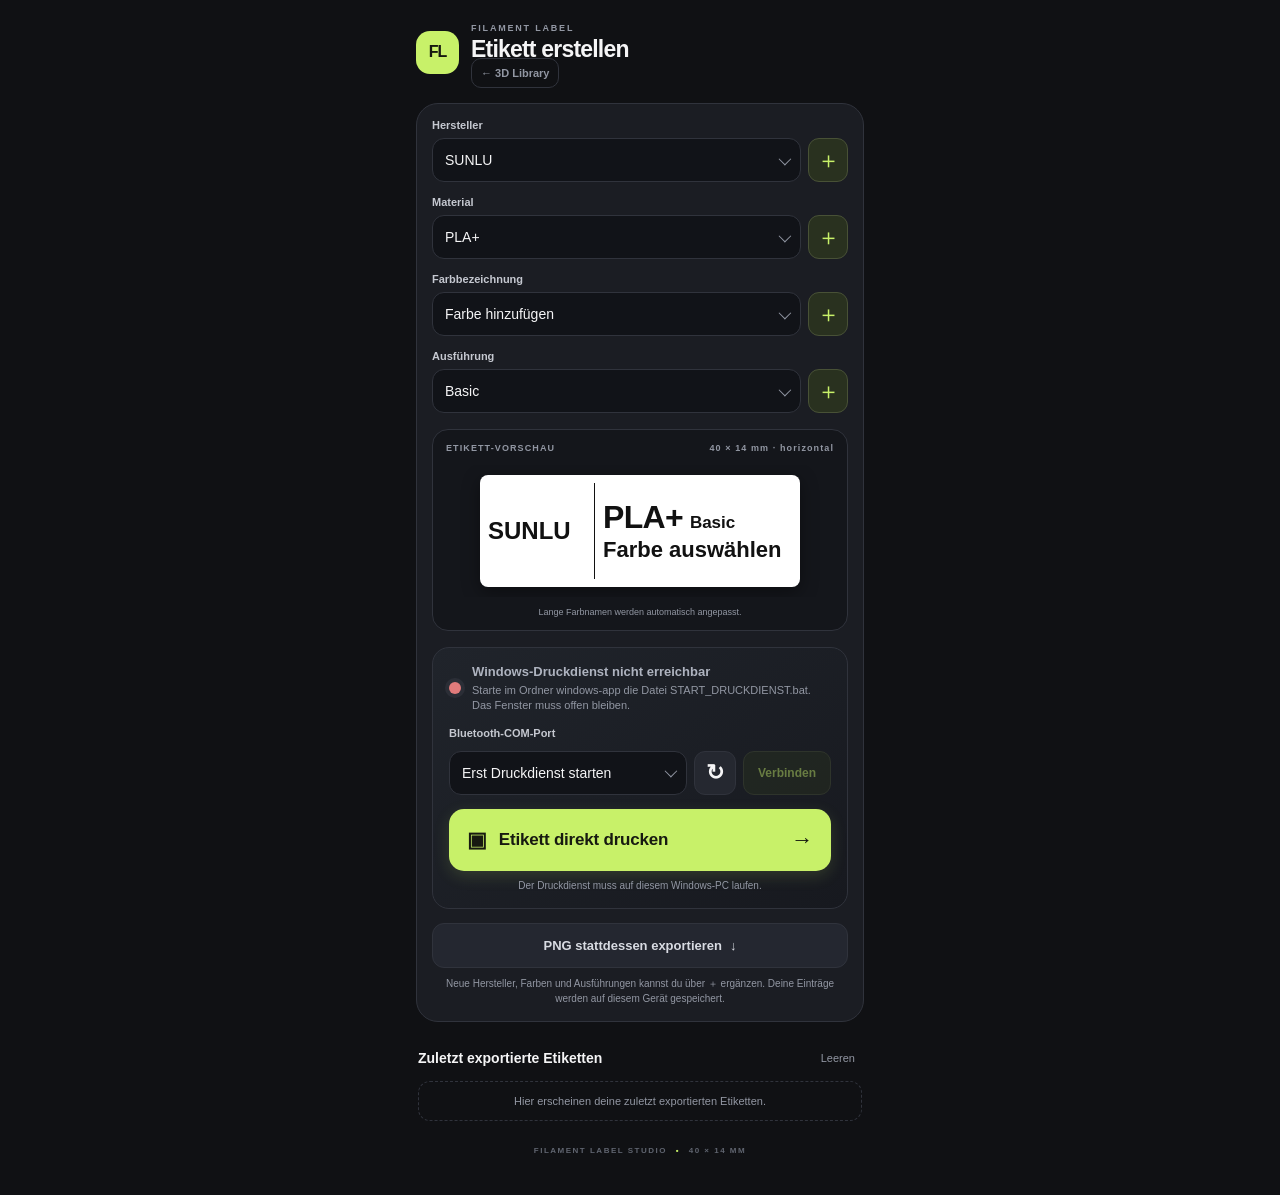
<file: label-studio/index.html>
<!doctype html>
<html lang="de">
<head>
  <meta charset="UTF-8">
  <meta name="viewport" content="width=device-width, initial-scale=1, viewport-fit=cover">
  <meta name="theme-color" content="#101114">
  <meta name="apple-mobile-web-app-capable" content="yes">
  <meta name="apple-mobile-web-app-status-bar-style" content="black-translucent">
  <meta name="apple-mobile-web-app-title" content="Filament Label">
  <meta name="description" content="Filament-Etiketten im Format 40 × 14 mm erstellen.">
  <link rel="manifest" href="./manifest.webmanifest">
  <link rel="apple-touch-icon" href="./icon.svg">
  <link rel="stylesheet" href="./style.css?v=13">
  <title>Filament Label Studio</title>
</head>
<body>
  <main class="app-shell">
    <header class="topbar">
      <div class="brand-mark" aria-hidden="true">FL</div>
      <div class="topbar-copy">
        <p class="eyebrow">FILAMENT LABEL</p>
        <h1>Etikett erstellen</h1>
      <a class="library-back-link" href="../" aria-label="Zurück zur 3D Library">← 3D Library</a>
      </div>
    </header>

    <section class="form-card" aria-label="Etikett konfigurieren">
      <div class="field">
        <label for="brand">Hersteller</label>
        <div class="select-add">
          <select id="brand" aria-label="Hersteller"></select>
          <button class="add-btn" type="button" data-add="brand" aria-label="Hersteller hinzufügen">＋</button>
        </div>
      </div>

      <div class="field">
        <label for="material">Material</label>
        <div class="select-add">
          <select id="material" aria-label="Material">
            <option>PLA+</option>
            <option>PLA</option>
            <option>PETG</option>
            <option>PETG HF</option>
            <option>TPU</option>
            <option>ASA</option>
            <option>ABS</option>
          </select>
          <button class="add-btn" type="button" data-add="material" aria-label="Material hinzufügen">＋</button>
        </div>
      </div>

      <div class="field">
        <label for="color">Farbbezeichnung</label>
        <div class="select-add">
          <select id="color" aria-label="Farbbezeichnung"></select>
          <button class="add-btn" type="button" data-add="color" aria-label="Farbbezeichnung hinzufügen">＋</button>
        </div>
      </div>

      <div class="field">
        <label for="finish">Ausführung</label>
        <div class="select-add">
          <select id="finish" aria-label="Ausführung"></select>
          <button class="add-btn" type="button" data-add="finish" aria-label="Ausführung hinzufügen">＋</button>
        </div>
      </div>

      <div class="preview-wrap">
        <div class="preview-heading">
          <span>ETIKETT-VORSCHAU</span>
          <span>40 × 14 mm · horizontal</span>
        </div>
        <div class="label-stage">
          <div class="print-label" id="labelPreview" aria-label="Etikettenvorschau">
            <div class="label-brand" id="previewBrand">SUNLU</div>
            <div class="label-divider" aria-hidden="true"></div>
            <div class="label-content">
              <div class="material-line">
                <strong id="previewMaterial">PLA</strong>
                <span id="previewFinish">Basic</span>
              </div>
              <div class="label-color" id="previewColor">Farbe auswählen</div>
            </div>
          </div>
        </div>
        <p class="preview-caption">Lange Farbnamen werden automatisch angepasst.</p>
      </div>

      <section class="printer-panel" aria-label="Nelko P21 Direktdruck">
        <div class="printer-status-row">
          <span class="printer-status-dot" id="printerDot" aria-hidden="true"></span>
          <div class="printer-status-copy">
            <strong id="printerStatus" data-state="checking" role="status">Windows-Druckdienst wird gesucht …</strong>
            <small id="printerHint">Bitte kurz warten</small>
          </div>
        </div>
        <label class="printer-port-label" for="printerPort">Bluetooth-COM-Port</label>
        <div class="printer-connect-row">
          <select id="printerPort" aria-label="Bluetooth-COM-Port">
            <option value="">Erst Druckdienst starten</option>
          </select>
          <button class="printer-refresh-btn" id="refreshPrinter" type="button" aria-label="COM-Ports neu suchen" title="COM-Ports neu suchen">↻</button>
          <button class="printer-connect-btn" id="connectPrinter" type="button">Verbinden</button>
        </div>
        <button class="print-cta" id="printLabel" type="button">
          <span class="print-cta-icon" aria-hidden="true">▣</span>
          <span>Etikett direkt drucken</span>
          <span class="print-cta-arrow" aria-hidden="true">→</span>
        </button>
        <p class="printer-note">Der Druckdienst muss auf diesem Windows-PC laufen.</p>
      </section>
      <button class="export-btn" id="exportLabel" type="button">
        PNG stattdessen exportieren <span aria-hidden="true">↓</span>
      </button>
      <p class="helper-text">Neue Hersteller, Farben und Ausführungen kannst du über ＋ ergänzen. Deine Einträge werden auf diesem Gerät gespeichert.</p>
    </section>

    <section class="recent-section" aria-label="Zuletzt exportierte Etiketten">
      <div class="section-heading">
        <h2>Zuletzt exportierte Etiketten</h2>
        <button id="clearSaved" class="clear-btn" type="button">Leeren</button>
      </div>
      <div id="savedList" class="saved-list">
        <p class="empty-state">Hier erscheinen deine zuletzt exportierten Etiketten.</p>
      </div>
    </section>

    <footer class="footer">FILAMENT LABEL STUDIO <span>•</span> 40 × 14 MM</footer>
  </main>

  <div id="toast" class="toast" role="status" aria-live="polite"></div>
  <dialog id="addDialog" class="add-dialog">
    <form id="addForm" method="dialog">
      <h2 id="addDialogTitle">Eintrag hinzufügen</h2>
      <label for="newOptionInput">Name</label>
      <input id="newOptionInput" type="text" maxlength="40" autocomplete="off" autocapitalize="words" placeholder="Name eingeben" required>
      <div class="dialog-actions">
        <button type="button" class="dialog-cancel" id="cancelAdd">Abbrechen</button>
        <button type="submit" class="dialog-save">Hinzufügen</button>
      </div>
    </form>
  </dialog>
  <script src="./app.js?v=13" defer></script>
  <script>
    if ("serviceWorker" in navigator && location.protocol !== "file:") {
      window.addEventListener("load", () => {
        navigator.serviceWorker.register("./sw.js?v=13").catch(() => {});
      });
    }
  </script>
</body>
</html>
</file>
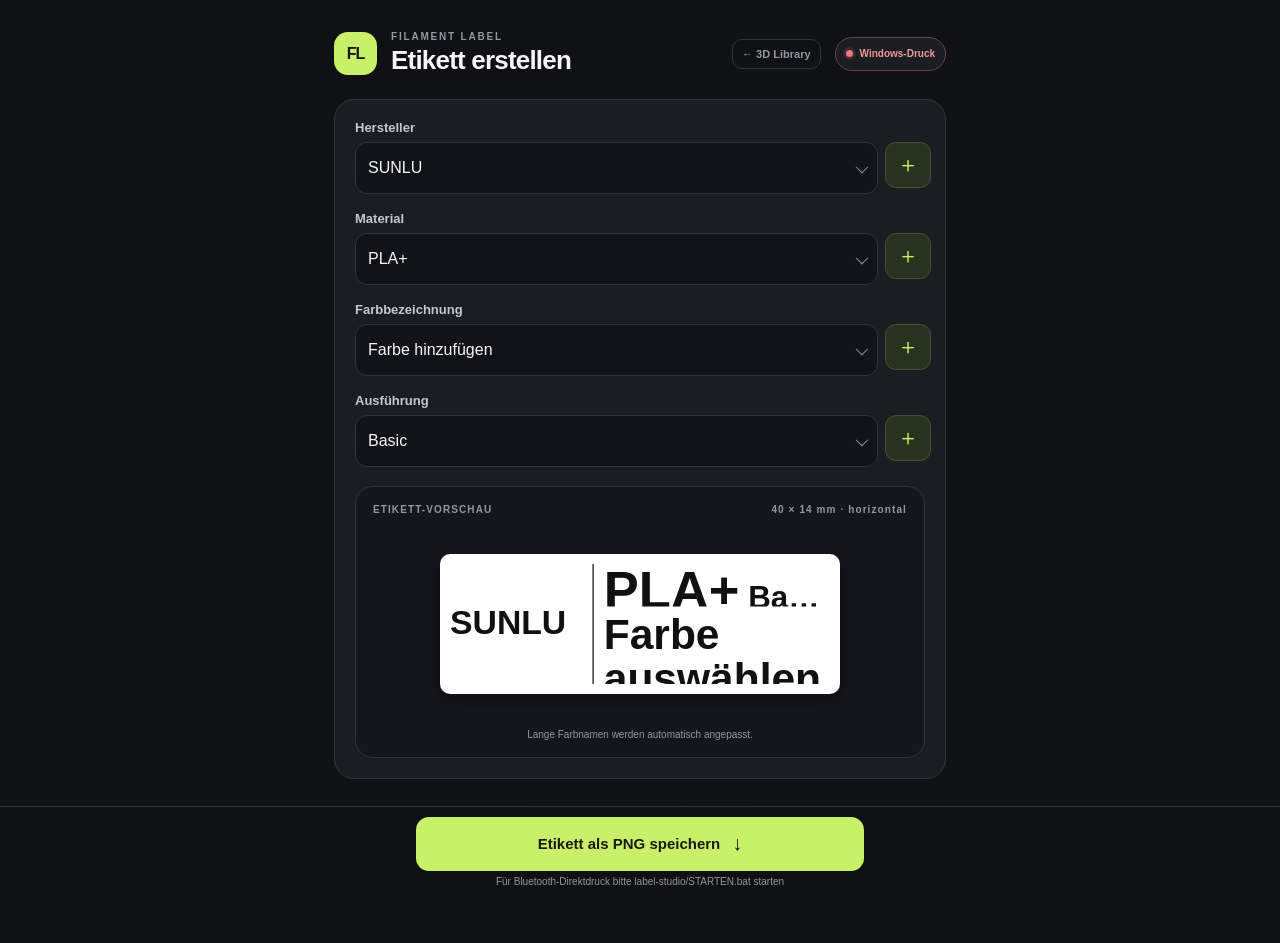
<file: label-studio/windows-app/index.html>
<!doctype html>
<html lang="de">
<head>
  <meta charset="UTF-8">
  <meta name="viewport" content="width=device-width, initial-scale=1, viewport-fit=cover">
  <meta name="theme-color" content="#101114">
  <meta name="description" content="Filament-Etiketten im Format 40 × 14 mm erstellen.">
  <link rel="stylesheet" href="./style.css">
  <title>Filament Label Studio</title>
</head>
<body>
  <main class="app-shell">
    <header class="topbar">
      <div class="brand-mark" aria-hidden="true">FL</div>
      <div class="topbar-copy">
        <p class="eyebrow">FILAMENT LABEL</p>
        <h1>Etikett erstellen</h1>
      </div>
      <a class="library-back-link" href="../" aria-label="Zurück zur 3D Library">← 3D Library</a>
      <button class="printer-status-btn" id="connectPrinter" type="button" title="Nelko P21 verbinden">
        <span class="printer-status-dot" id="printerStatusDot"></span>
        <span id="printerStatusText">Drucker suchen …</span>
      </button>
    </header>

    <section class="form-card" aria-label="Etikett konfigurieren">
      <div class="field">
        <label for="brand">Hersteller</label>
        <div class="select-add">
          <select id="brand" aria-label="Hersteller"></select>
          <button class="add-btn" type="button" data-add="brand" aria-label="Hersteller hinzufügen">＋</button>
        </div>
      </div>

      <div class="field">
        <label for="material">Material</label>
        <div class="select-add">
          <select id="material" aria-label="Material">
            <option>PLA</option>
            <option>PLA+</option>
            <option>PETG</option>
            <option>PETG HF</option>
            <option>TPU</option>
            <option>ASA</option>
            <option>ABS</option>
            <option>Andere</option>
          </select>
          <button class="add-btn" type="button" data-add="material" aria-label="Material hinzufügen">＋</button>
        </div>
      </div>

      <div class="field">
        <label for="color">Farbbezeichnung</label>
        <div class="select-add">
          <select id="color" aria-label="Farbbezeichnung"></select>
          <button class="add-btn" type="button" data-add="color" aria-label="Farbbezeichnung hinzufügen">＋</button>
        </div>
      </div>

      <div class="field">
        <label for="finish">Ausführung</label>
        <div class="select-add">
          <select id="finish" aria-label="Ausführung"></select>
          <button class="add-btn" type="button" data-add="finish" aria-label="Ausführung hinzufügen">＋</button>
        </div>
      </div>

      <div class="preview-wrap">
        <div class="preview-heading">
          <span>ETIKETT-VORSCHAU</span>
          <span>40 × 14 mm · horizontal</span>
        </div>
        <div class="label-stage">
          <div class="print-label" id="labelPreview" aria-label="Etikettenvorschau">
            <div class="label-brand" id="previewBrand">SUNLU</div>
            <div class="label-divider" aria-hidden="true"></div>
            <div class="label-content">
              <div class="material-line">
                <strong id="previewMaterial">PLA</strong>
                <span id="previewFinish">Basic</span>
              </div>
              <div class="label-color" id="previewColor">Farbe auswählen</div>
            </div>
          </div>
        </div>
        <p class="preview-caption">Lange Farbnamen werden automatisch angepasst.</p>
      </div>


    </section>



    <footer class="footer">FILAMENT LABEL STUDIO <span>•</span> 40 × 14 MM</footer>
  </main>

  <div class="share-dock" role="region" aria-label="Direktdruck">
    <button class="primary-btn" id="printLabel" type="button">
      Etikett direkt drucken <span aria-hidden="true">→</span>
    </button>
    <p id="printerStatusLine">Nelko P21 · Verbindung wird vorbereitet</p>
  </div>
  <div id="toast" class="toast" role="status" aria-live="polite"></div>

  <dialog id="printerDialog" class="add-dialog">
    <form method="dialog">
      <h2>NELKO P21 verbinden</h2>
      <label for="printerPort">Bluetooth-COM-Port</label>
      <select id="printerPort" data-native-dropdown aria-label="Bluetooth-COM-Port">
        <option value="">Ports werden gesucht …</option>
      </select>
      <div class="dialog-actions">
        <button type="button" class="dialog-cancel" id="refreshPrinterPorts">Aktualisieren</button>
        <button type="button" class="dialog-save" id="connectPrinterPort">Verbinden</button>
      </div>
      <button type="button" class="dialog-cancel printer-dialog-close" id="closePrinterDialog">Schließen</button>
    </form>
  </dialog>

  <dialog id="addDialog" class="add-dialog">
    <form id="addForm" method="dialog">
      <h2 id="addDialogTitle">Eintrag hinzufügen</h2>
      <label for="newOptionInput">Name</label>
      <input id="newOptionInput" type="text" maxlength="40" autocomplete="off" autocapitalize="words" placeholder="Name eingeben" required>
      <div class="dialog-actions">
        <button type="button" class="dialog-cancel" id="cancelAdd">Abbrechen</button>
        <button type="submit" class="dialog-save">Hinzufügen</button>
      </div>
    </form>
  </dialog>
  <script src="./app.js" defer></script>
</body>
</html>
</file>
<file: label-studio/style.css>
/* Filament Label Studio v0.5 — selectors match index.html */
* { box-sizing: border-box; -webkit-tap-highlight-color: transparent; }

:root {
  color-scheme: dark;
  --bg: #101114;
  --panel: #1b1d23;
  --panel-raised: #242730;
  --line: #30333c;
  --text: #f5f5f6;
  --muted: #9297a3;
  --lime: #c8f169;
}

html, body {
  margin: 0;
  min-height: 100%;
  background: var(--bg);
  color: var(--text);
  font-family: -apple-system, BlinkMacSystemFont, "Segoe UI", sans-serif;
}

body {
  padding: env(safe-area-inset-top) 0 env(safe-area-inset-bottom);
}

button, select { font: inherit; }
button { cursor: pointer; }

.app-shell {
  width: min(100%, 520px);
  min-height: 100dvh;
  margin: 0 auto;
  padding: 14px 20px 36px;
}

.topbar {
  display: flex;
  align-items: center;
  gap: 12px;
  padding: 9px 0 22px;
}

.brand-mark {
  width: 43px;
  height: 43px;
  flex: 0 0 43px;
  border-radius: 14px;
  background: var(--lime);
  color: #15180f;
  display: grid;
  place-items: center;
  font-weight: 900;
  font-size: 16px;
  letter-spacing: -1px;
}

.eyebrow {
  margin: 0 0 3px;
  color: var(--muted);
  font-size: 9px;
  font-weight: 800;
  letter-spacing: 1.8px;
}

h1 {
  margin: 0;
  font-size: 23px;
  font-weight: 800;
  letter-spacing: -.8px;
}

.form-card {
  display: grid;
  gap: 15px;
  padding: 17px;
  background: var(--panel);
  border: 1px solid var(--line);
  border-radius: 22px;
}

.field { display: grid; gap: 7px; }

.field label {
  color: #c5c8d0;
  font-size: 11px;
  font-weight: 750;
}

select {
  appearance: none;
  -webkit-appearance: none;
  width: 100%;
  min-width: 0;
  height: 47px;
  padding: 0 38px 0 13px;
  border: 1px solid var(--line);
  border-radius: 12px;
  outline: none;
  background-color: #111318;
  background-image: url("data:image/svg+xml,%3Csvg xmlns='http://www.w3.org/2000/svg' width='14' height='14' viewBox='0 0 24 24' fill='none' stroke='%239297a3' stroke-width='2' stroke-linecap='round' stroke-linejoin='round'%3E%3Cpath d='m6 9 6 6 6-6'/%3E%3C/svg%3E");
  background-repeat: no-repeat;
  background-position: right 13px center;
  color: var(--text);
  font-size: 14px;
}


select:focus { border-color: var(--lime); }

/* Custom dropdowns: consistent dark menu instead of the browser's blue native popup. */
.custom-select {
  position: relative;
  width: 100%;
  min-width: 0;
}
.custom-select > select {
  display: none;
}
.custom-select-trigger {
  display: flex;
  width: 100%;
  min-width: 0;
  min-height: 47px;
  align-items: center;
  justify-content: space-between;
  gap: 12px;
  padding: 0 13px;
  border: 1px solid var(--line);
  border-radius: 12px;
  background: #111318;
  color: var(--text);
  text-align: left;
  font-size: 14px;
}
.custom-select-trigger:focus-visible {
  outline: 2px solid var(--lime);
  outline-offset: 2px;
}
.custom-select-trigger::after {
  width: 8px;
  height: 8px;
  flex: 0 0 8px;
  border-right: 1.5px solid var(--muted);
  border-bottom: 1.5px solid var(--muted);
  content: "";
  transform: rotate(45deg) translateY(-2px);
  transition: transform .15s ease;
}
.custom-select.open .custom-select-trigger {
  border-color: var(--lime);
  border-bottom-left-radius: 8px;
  border-bottom-right-radius: 8px;
}
.custom-select.open .custom-select-trigger::after {
  transform: rotate(225deg) translate(-1px, -1px);
}
.custom-select-menu {
  position: absolute;
  z-index: 30;
  top: calc(100% + 6px);
  right: 0;
  left: 0;
  display: none;
  max-height: 220px;
  overflow-y: auto;
  padding: 5px;
  border: 1px solid #414650;
  border-radius: 12px;
  background: #1b1d23;
  box-shadow: 0 12px 28px #0009;
}
.custom-select.open .custom-select-menu { display: grid; gap: 3px; }
.custom-select-option {
  width: 100%;
  min-height: 38px;
  padding: 8px 10px;
  border: 0;
  border-radius: 8px;
  background: transparent;
  color: var(--text);
  text-align: left;
  font-size: 14px;
}
.custom-select-option:hover,
.custom-select-option:focus-visible {
  outline: none;
  background: #2a3021;
  color: var(--lime);
}
.custom-select-option[aria-selected="true"] {
  background: #303a22;
  color: var(--lime);
  font-weight: 700;
}

.select-add {
  display: grid;
  grid-template-columns: minmax(0, 1fr) 47px;
  gap: 8px;
}

.add-btn {
  min-height: 47px;
  border: 1px solid #485136;
  border-radius: 12px;
  background: #29311f;
  color: var(--lime);
  font-size: 25px;
  font-weight: 400;
  line-height: 1;
}

.add-btn:active, .primary-btn:active { transform: scale(.985); }

.preview-wrap {
  margin-top: 2px;
  padding: 13px;
  border: 1px solid var(--line);
  border-radius: 16px;
  background: #14161b;
}

.preview-heading {
  display: flex;
  justify-content: space-between;
  gap: 8px;
  margin-bottom: 12px;
  color: var(--muted);
  font-size: 9px;
  font-weight: 800;
  letter-spacing: 1.1px;
}

.label-stage {
  display: flex;
  width: 100%;
  min-height: 132px;
  justify-content: center;
  align-items: center;
  overflow: hidden;
}

.print-label {
  display: grid;
  grid-template-columns: 98px 1px minmax(0, 1fr);
  align-items: stretch;
  column-gap: 8px;
  width: 320px;
  height: 112px;
  flex: 0 0 320px;
  overflow: hidden;
  padding: 8px;
  border-radius: 8px;
  background: #fff;
  color: #111;
  box-shadow: 0 5px 18px #0006;
  font-family: Arial, Helvetica, sans-serif;
}

.label-brand {
  align-self: center;
  max-height: 96px;
  overflow: hidden;
  text-align: left;
  overflow-wrap: anywhere;
  font-size: 38px;
  font-weight: 900;
  line-height: 1.03;
}

.label-divider {
  width: 1px;
  height: 100%;
  background: #111;
}

.label-content {
  display: flex;
  min-width: 0;
  flex-direction: column;
  justify-content: center;
  overflow: hidden;
}

.material-line {
  display: flex;
  min-width: 0;
  align-items: baseline;
  gap: 7px;
  overflow: hidden;
  white-space: nowrap;
  line-height: 1;
}

.material-line strong {
  flex: 0 0 auto;
  font-size: 42px;
  font-weight: 900;
  letter-spacing: -.7px;
}

.material-line span {
  min-width: 0;
  overflow: hidden;
  font-size: 25px;
  font-weight: 700;
  text-overflow: ellipsis;
}

.label-color {
  display: -webkit-box;
  min-width: 0;
  max-height: 56px;
  margin-top: 5px;
  overflow: hidden;
  overflow-wrap: anywhere;
  word-break: normal;
  -webkit-box-orient: vertical;
  -webkit-line-clamp: 3;
  font-size: 34px;
  font-weight: 800;
  line-height: 1.08;
}

.preview-caption {
  margin: 10px 0 0;
  color: var(--muted);
  text-align: center;
  font-size: 9px;
}

.primary-btn {
  display: flex;
  min-height: 52px;
  align-items: center;
  justify-content: center;
  gap: 12px;
  border: 0;
  border-radius: 14px;
  background: var(--lime);
  color: #171a10;
  font-size: 14px;
  font-weight: 850;
}

.primary-btn span { font-size: 20px; }

.helper-text {
  margin: -5px 4px 0;
  color: var(--muted);
  text-align: center;
  font-size: 10px;
  line-height: 1.45;
}

.recent-section { padding: 23px 2px 0; }

.section-heading {
  display: flex;
  align-items: center;
  justify-content: space-between;
  gap: 8px;
  margin-bottom: 10px;
}

.section-heading h2 {
  margin: 0;
  font-size: 14px;
}

.clear-btn {
  padding: 7px;
  border: 0;
  background: none;
  color: var(--muted);
  font-size: 11px;
}

.saved-list { display: grid; gap: 8px; }

.saved-item {
  display: flex;
  align-items: center;
  gap: 10px;
  padding: 11px 12px;
  border: 1px solid var(--line);
  border-radius: 13px;
  background: var(--panel);
}

.saved-item strong { display: block; font-size: 12px; }
.saved-item small { color: var(--muted); font-size: 10px; }

.saved-dot {
  width: 9px;
  height: 32px;
  flex: 0 0 9px;
  border-radius: 5px;
  background: var(--lime);
}

.empty-state {
  margin: 0;
  padding: 13px;
  border: 1px dashed var(--line);
  border-radius: 12px;
  color: var(--muted);
  text-align: center;
  font-size: 11px;
}

.footer {
  padding: 25px 0 4px;
  color: #606570;
  text-align: center;
  font-size: 8px;
  font-weight: 800;
  letter-spacing: 1.5px;
}

.footer span { padding: 0 5px; color: var(--lime); }

.toast {
  position: fixed;
  z-index: 10;
  bottom: calc(22px + env(safe-area-inset-bottom));
  left: 50%;
  max-width: calc(100vw - 32px);
  padding: 11px 16px;
  transform: translate(-50%, 12px);
  border-radius: 99px;
  background: #f5f5f5;
  color: #111;
  opacity: 0;
  pointer-events: none;
  text-align: center;
  font-size: 12px;
  font-weight: 750;
  transition: .2s;
}

.toast.show { transform: translate(-50%, 0); opacity: 1; }

@media (max-width: 390px) {
  .app-shell { padding-right: 16px; padding-left: 16px; }
  .print-label { transform: scale(.92); transform-origin: center; }
}

@media (max-width: 350px) {
  .app-shell { padding-right: 12px; padding-left: 12px; }
  .form-card { padding: 13px; }
  .print-label { transform: scale(.84); }
}


/* v0.7: iPhone hand-off button */
.secondary-btn {
  display: flex;
  width: 100%;
  min-height: 46px;
  align-items: center;
  justify-content: center;
  gap: 9px;
  border: 1px solid #485136;
  border-radius: 14px;
  background: #29311f;
  color: var(--lime);
  font-size: 13px;
  font-weight: 800;
}
.secondary-btn:active { transform: scale(.985); }

/* v0.9: kompakteres iPhone-Layout und schnelles Hinzufügen */
.app-shell {
  width: min(100%, 480px);
  padding-right: 16px;
  padding-left: 16px;
}
.form-card { padding: 15px; gap: 14px; }
.select-add { grid-template-columns: minmax(0, 1fr) 40px; gap: 7px; }
.custom-select-trigger { min-height: 44px; padding-right: 12px; padding-left: 12px; }
.add-btn { width: 40px; min-height: 44px; height: 44px; border-radius: 11px; font-size: 23px; }

.add-dialog {
  width: min( calc(100vw - 36px), 360px );
  padding: 0;
  border: 1px solid #414650;
  border-radius: 20px;
  background: #1b1d23;
  color: var(--text);
  box-shadow: 0 20px 60px #000b;
}
.add-dialog::backdrop { background: #0009; backdrop-filter: blur(3px); }
.add-dialog form { display: grid; gap: 12px; padding: 20px; }
.add-dialog h2 { margin: 0 0 4px; font-size: 18px; }
.add-dialog label { color: #c5c8d0; font-size: 12px; font-weight: 750; }
.add-dialog input {
  width: 100%; min-height: 48px; padding: 0 13px;
  border: 1px solid var(--line); border-radius: 11px;
  outline: none; background: #111318; color: var(--text); font: inherit; font-size: 16px;
}
.add-dialog input:focus { border-color: var(--lime); }
.dialog-actions { display: grid; grid-template-columns: 1fr 1fr; gap: 9px; margin-top: 5px; }
.dialog-actions button { min-height: 43px; border-radius: 11px; font: inherit; font-size: 13px; font-weight: 800; }
.dialog-cancel { border: 1px solid var(--line); background: #252830; color: var(--text); }
.dialog-save { border: 0; background: var(--lime); color: #171a10; }

@media (max-width: 390px) {
  .app-shell { padding-right: 13px; padding-left: 13px; }
  .form-card { padding: 13px; }
  .preview-wrap { padding: 11px; }
  .preview-heading { font-size: 8px; letter-spacing: .8px; }
}


/* v1.0: Druck-/Übergabeaktion bleibt auf dem iPhone immer sichtbar. */
.app-shell { padding-bottom: calc(112px + env(safe-area-inset-bottom)); }
.share-dock {
  position: fixed;
  z-index: 50;
  right: 0;
  bottom: 0;
  left: 0;
  display: grid;
  justify-items: center;
  gap: 5px;
  padding: 10px 16px calc(9px + env(safe-area-inset-bottom));
  border-top: 1px solid #30333c;
  background: rgba(16, 17, 20, .96);
  -webkit-backdrop-filter: blur(14px);
  backdrop-filter: blur(14px);
}
.share-dock .secondary-btn {
  width: min(100%, 448px);
  min-height: 48px;
  border-radius: 13px;
  font-size: 13px;
}
.share-dock p {
  margin: 0;
  color: var(--muted);
  text-align: center;
  font-size: 9px;
  line-height: 1.25;
}
@media (max-height: 720px) {
  .share-dock { padding-top: 7px; }
  .share-dock .secondary-btn { min-height: 44px; }
}

.library-back-link{margin-left:auto;flex:0 0 auto;color:var(--muted);font-size:11px;font-weight:750;text-decoration:none;white-space:nowrap;padding:8px 9px;border:1px solid var(--line);border-radius:10px}
.library-back-link:hover,.library-back-link:focus-visible{color:var(--text);border-color:var(--lime);outline:none}


/* v1.5: Status der lokalen Nelko-Druckbrücke */
#printerStatus { max-width: min(100%, 448px); }
#printerStatus[data-state="connected"] { color: #b8e86b; }
#printerStatus[data-state="disconnected"] { color: #e5c77a; }
#printerStatus[data-state="offline"] { color: #aeb3bf; }
.secondary-btn:disabled { opacity: .7; cursor: wait; }


/* v1.6: Druckersteuerung als integrierter Bereich statt fixem Bildschirm-Overlay */
.app-shell { padding-bottom: 36px; }
.share-dock { display: none !important; }

.printer-panel {
  display: grid;
  gap: 12px;
  margin-top: 2px;
  padding: 16px;
  border: 1px solid var(--line);
  border-radius: 17px;
  background: linear-gradient(145deg, #20242b, #17191f);
}
.printer-status-row {
  display: flex;
  align-items: center;
  gap: 11px;
  min-width: 0;
}
.printer-status-dot {
  width: 12px;
  height: 12px;
  flex: 0 0 12px;
  border-radius: 50%;
  background: #858b98;
  box-shadow: 0 0 0 4px #858b981c;
}
.printer-status-dot[data-state="connected"] {
  background: #b8e86b;
  box-shadow: 0 0 0 4px #b8e86b24, 0 0 14px #b8e86b55;
}
.printer-status-dot[data-state="checking"] { background: #e5c77a; }
.printer-status-dot[data-state="error"],
.printer-status-dot[data-state="offline"] { background: #e17b7b; }
.printer-status-copy { display: grid; gap: 3px; min-width: 0; }
.printer-status-copy strong {
  color: var(--text);
  font-size: 13px;
  font-weight: 850;
  line-height: 1.25;
}
.printer-status-copy strong[data-state="connected"] { color: #c8f169; }
.printer-status-copy small {
  color: var(--muted);
  font-size: 11px;
  line-height: 1.35;
}
.printer-port-label {
  margin-top: 2px;
  color: #c5c8d0;
  font-size: 11px;
  font-weight: 750;
}
.printer-connect-row {
  display: grid;
  grid-template-columns: minmax(0, 1fr) 42px auto;
  gap: 7px;
}
.printer-connect-row select {
  min-width: 0;
  height: 44px;
  font-size: 12px;
}
.printer-refresh-btn,
.printer-connect-btn {
  min-height: 44px;
  border-radius: 11px;
  font-size: 12px;
  font-weight: 850;
}
.printer-refresh-btn {
  border: 1px solid var(--line);
  background: #252830;
  color: var(--text);
  font-size: 22px;
}
.printer-connect-btn {
  padding: 0 14px;
  border: 1px solid #485136;
  background: #29311f;
  color: var(--lime);
}
.printer-connect-btn:disabled,
.printer-refresh-btn:disabled { opacity: .45; cursor: not-allowed; }

.print-cta {
  display: flex;
  width: 100%;
  min-height: 62px;
  align-items: center;
  justify-content: center;
  gap: 12px;
  margin-top: 2px;
  padding: 12px 18px;
  border: 0;
  border-radius: 15px;
  background: var(--lime);
  color: #171a10;
  font-size: 17px;
  font-weight: 900;
  letter-spacing: -.2px;
  box-shadow: 0 5px 16px #c8f16925;
  transition: transform .15s ease, filter .15s ease, opacity .15s ease;
}
.print-cta:hover { filter: brightness(1.06); }
.print-cta:active { transform: scale(.985); }
.print-cta:disabled { opacity: .65; cursor: wait; }
.print-cta.is-printing { filter: saturate(.7); }
.print-cta-icon { font-size: 21px; }
.print-cta-arrow { margin-left: auto; font-size: 22px; }
.printer-note {
  margin: -4px 0 0;
  color: var(--muted);
  text-align: center;
  font-size: 10px;
  line-height: 1.35;
}
.export-btn {
  display: flex;
  width: 100%;
  min-height: 45px;
  align-items: center;
  justify-content: center;
  gap: 8px;
  border: 1px solid var(--line);
  border-radius: 12px;
  background: #242730;
  color: #d8dbe2;
  font-size: 13px;
  font-weight: 750;
}
.export-btn:active { transform: scale(.99); }

@media (max-width: 390px) {
  .printer-panel { padding: 13px; gap: 10px; }
  .printer-connect-row { grid-template-columns: minmax(0, 1fr) 38px; }
  .printer-connect-btn { grid-column: 1 / -1; }
  .print-cta { min-height: 58px; font-size: 15px; }
}
</file>
<file: label-studio/windows-app/style.css>
/* Filament Label Studio v0.5 — selectors match index.html */
* { box-sizing: border-box; -webkit-tap-highlight-color: transparent; }

:root {
  color-scheme: dark;
  --bg: #101114;
  --panel: #1b1d23;
  --panel-raised: #242730;
  --line: #30333c;
  --text: #f5f5f6;
  --muted: #9297a3;
  --lime: #c8f169;
}

html, body {
  margin: 0;
  min-height: 100%;
  background: var(--bg);
  color: var(--text);
  font-family: -apple-system, BlinkMacSystemFont, "Segoe UI", sans-serif;
}

body {
  padding: env(safe-area-inset-top) 0 env(safe-area-inset-bottom);
}

button, select { font: inherit; }
button { cursor: pointer; }

.app-shell {
  width: min(100%, 520px);
  min-height: 100dvh;
  margin: 0 auto;
  padding: 14px 20px 36px;
}

.topbar {
  display: flex;
  align-items: center;
  gap: 12px;
  padding: 9px 0 22px;
}

.brand-mark {
  width: 43px;
  height: 43px;
  flex: 0 0 43px;
  border-radius: 14px;
  background: var(--lime);
  color: #15180f;
  display: grid;
  place-items: center;
  font-weight: 900;
  font-size: 16px;
  letter-spacing: -1px;
}

.eyebrow {
  margin: 0 0 3px;
  color: var(--muted);
  font-size: 9px;
  font-weight: 800;
  letter-spacing: 1.8px;
}

h1 {
  margin: 0;
  font-size: 23px;
  font-weight: 800;
  letter-spacing: -.8px;
}

.form-card {
  display: grid;
  gap: 15px;
  padding: 17px;
  background: var(--panel);
  border: 1px solid var(--line);
  border-radius: 22px;
}

.field { display: grid; gap: 7px; }

.field label {
  color: #c5c8d0;
  font-size: 11px;
  font-weight: 750;
}

select {
  appearance: none;
  -webkit-appearance: none;
  width: 100%;
  min-width: 0;
  height: 47px;
  padding: 0 38px 0 13px;
  border: 1px solid var(--line);
  border-radius: 12px;
  outline: none;
  background-color: #111318;
  background-image: url("data:image/svg+xml,%3Csvg xmlns='http://www.w3.org/2000/svg' width='14' height='14' viewBox='0 0 24 24' fill='none' stroke='%239297a3' stroke-width='2' stroke-linecap='round' stroke-linejoin='round'%3E%3Cpath d='m6 9 6 6 6-6'/%3E%3C/svg%3E");
  background-repeat: no-repeat;
  background-position: right 13px center;
  color: var(--text);
  font-size: 14px;
}


select:focus { border-color: var(--lime); }

/* Custom dropdowns: consistent dark menu instead of the browser's blue native popup. */
.custom-select {
  position: relative;
  width: 100%;
  min-width: 0;
}
.custom-select > select {
  display: none;
}
.custom-select-trigger {
  display: flex;
  width: 100%;
  min-width: 0;
  min-height: 47px;
  align-items: center;
  justify-content: space-between;
  gap: 12px;
  padding: 0 13px;
  border: 1px solid var(--line);
  border-radius: 12px;
  background: #111318;
  color: var(--text);
  text-align: left;
  font-size: 14px;
}
.custom-select-trigger:focus-visible {
  outline: 2px solid var(--lime);
  outline-offset: 2px;
}
.custom-select-trigger::after {
  width: 8px;
  height: 8px;
  flex: 0 0 8px;
  border-right: 1.5px solid var(--muted);
  border-bottom: 1.5px solid var(--muted);
  content: "";
  transform: rotate(45deg) translateY(-2px);
  transition: transform .15s ease;
}
.custom-select.open .custom-select-trigger {
  border-color: var(--lime);
  border-bottom-left-radius: 8px;
  border-bottom-right-radius: 8px;
}
.custom-select.open .custom-select-trigger::after {
  transform: rotate(225deg) translate(-1px, -1px);
}
.custom-select-menu {
  position: absolute;
  z-index: 30;
  top: calc(100% + 6px);
  right: 0;
  left: 0;
  display: none;
  max-height: 220px;
  overflow-y: auto;
  padding: 5px;
  border: 1px solid #414650;
  border-radius: 12px;
  background: #1b1d23;
  box-shadow: 0 12px 28px #0009;
}
.custom-select.open .custom-select-menu { display: grid; gap: 3px; }
.custom-select-option {
  width: 100%;
  min-height: 38px;
  padding: 8px 10px;
  border: 0;
  border-radius: 8px;
  background: transparent;
  color: var(--text);
  text-align: left;
  font-size: 14px;
}
.custom-select-option:hover,
.custom-select-option:focus-visible {
  outline: none;
  background: #2a3021;
  color: var(--lime);
}
.custom-select-option[aria-selected="true"] {
  background: #303a22;
  color: var(--lime);
  font-weight: 700;
}

.select-add {
  display: grid;
  grid-template-columns: minmax(0, 1fr) 47px;
  gap: 8px;
}

.add-btn {
  min-height: 47px;
  border: 1px solid #485136;
  border-radius: 12px;
  background: #29311f;
  color: var(--lime);
  font-size: 25px;
  font-weight: 400;
  line-height: 1;
}

.add-btn:active, .primary-btn:active { transform: scale(.985); }

.preview-wrap {
  margin-top: 2px;
  padding: 13px;
  border: 1px solid var(--line);
  border-radius: 16px;
  background: #14161b;
}

.preview-heading {
  display: flex;
  justify-content: space-between;
  gap: 8px;
  margin-bottom: 12px;
  color: var(--muted);
  font-size: 9px;
  font-weight: 800;
  letter-spacing: 1.1px;
}

.label-stage {
  display: flex;
  width: 100%;
  min-height: 132px;
  justify-content: center;
  align-items: center;
  overflow: hidden;
}

.print-label {
  display: grid;
  grid-template-columns: 98px 1px minmax(0, 1fr);
  align-items: stretch;
  column-gap: 8px;
  width: 320px;
  height: 112px;
  flex: 0 0 320px;
  overflow: hidden;
  padding: 8px;
  border-radius: 8px;
  background: #fff;
  color: #111;
  box-shadow: 0 5px 18px #0006;
  font-family: Arial, Helvetica, sans-serif;
}

.label-brand {
  align-self: center;
  max-height: 78px;
  overflow: hidden;
  text-align: left;
  overflow-wrap: anywhere;
  font-size: 31px;
  font-weight: 900;
  line-height: 1.03;
}

.label-divider {
  width: 1px;
  height: 100%;
  background: #111;
}

.label-content {
  display: flex;
  min-width: 0;
  flex-direction: column;
  justify-content: center;
  overflow: hidden;
}

.material-line {
  display: flex;
  min-width: 0;
  align-items: baseline;
  gap: 7px;
  overflow: hidden;
  white-space: nowrap;
  line-height: 1;
}

.material-line strong {
  flex: 0 0 auto;
  font-size: 32px;
  font-weight: 900;
  letter-spacing: -.7px;
}

.material-line span {
  min-width: 0;
  overflow: hidden;
  font-size: 17px;
  font-weight: 700;
  text-overflow: ellipsis;
}

.label-color {
  display: -webkit-box;
  min-width: 0;
  max-height: 56px;
  margin-top: 5px;
  overflow: hidden;
  overflow-wrap: anywhere;
  word-break: normal;
  -webkit-box-orient: vertical;
  -webkit-line-clamp: 3;
  font-size: 22px;
  font-weight: 800;
  line-height: 1.08;
}

.preview-caption {
  margin: 10px 0 0;
  color: var(--muted);
  text-align: center;
  font-size: 9px;
}

.primary-btn {
  display: flex;
  min-height: 52px;
  align-items: center;
  justify-content: center;
  gap: 12px;
  border: 0;
  border-radius: 14px;
  background: var(--lime);
  color: #171a10;
  font-size: 14px;
  font-weight: 850;
}

.primary-btn span { font-size: 20px; }

.helper-text {
  margin: -5px 4px 0;
  color: var(--muted);
  text-align: center;
  font-size: 10px;
  line-height: 1.45;
}

.recent-section { padding: 23px 2px 0; }

.section-heading {
  display: flex;
  align-items: center;
  justify-content: space-between;
  gap: 8px;
  margin-bottom: 10px;
}

.section-heading h2 {
  margin: 0;
  font-size: 14px;
}

.clear-btn {
  padding: 7px;
  border: 0;
  background: none;
  color: var(--muted);
  font-size: 11px;
}

.saved-list { display: grid; gap: 8px; }

.saved-item {
  display: flex;
  align-items: center;
  gap: 10px;
  padding: 11px 12px;
  border: 1px solid var(--line);
  border-radius: 13px;
  background: var(--panel);
}

.saved-item strong { display: block; font-size: 12px; }
.saved-item small { color: var(--muted); font-size: 10px; }

.saved-dot {
  width: 9px;
  height: 32px;
  flex: 0 0 9px;
  border-radius: 5px;
  background: var(--lime);
}

.empty-state {
  margin: 0;
  padding: 13px;
  border: 1px dashed var(--line);
  border-radius: 12px;
  color: var(--muted);
  text-align: center;
  font-size: 11px;
}

.footer {
  padding: 25px 0 4px;
  color: #606570;
  text-align: center;
  font-size: 8px;
  font-weight: 800;
  letter-spacing: 1.5px;
}

.footer span { padding: 0 5px; color: var(--lime); }

.toast {
  position: fixed;
  z-index: 10;
  bottom: calc(22px + env(safe-area-inset-bottom));
  left: 50%;
  max-width: calc(100vw - 32px);
  padding: 11px 16px;
  transform: translate(-50%, 12px);
  border-radius: 99px;
  background: #f5f5f5;
  color: #111;
  opacity: 0;
  pointer-events: none;
  text-align: center;
  font-size: 12px;
  font-weight: 750;
  transition: .2s;
}

.toast.show { transform: translate(-50%, 0); opacity: 1; }

@media (max-width: 390px) {
  .app-shell { padding-right: 16px; padding-left: 16px; }
  .print-label { transform: scale(.92); transform-origin: center; }
}

@media (max-width: 350px) {
  .app-shell { padding-right: 12px; padding-left: 12px; }
  .form-card { padding: 13px; }
  .print-label { transform: scale(.84); }
}


/* v0.7: iPhone hand-off button */
.secondary-btn {
  display: flex;
  width: 100%;
  min-height: 46px;
  align-items: center;
  justify-content: center;
  gap: 9px;
  border: 1px solid #485136;
  border-radius: 14px;
  background: #29311f;
  color: var(--lime);
  font-size: 13px;
  font-weight: 800;
}
.secondary-btn:active { transform: scale(.985); }

/* v0.9: kompakteres iPhone-Layout und schnelles Hinzufügen */
.app-shell {
  width: min(100%, 480px);
  padding-right: 16px;
  padding-left: 16px;
}
.form-card { padding: 15px; gap: 14px; }
.select-add { grid-template-columns: minmax(0, 1fr) 40px; gap: 7px; }
.custom-select-trigger { min-height: 44px; padding-right: 12px; padding-left: 12px; }
.add-btn { width: 40px; min-height: 44px; height: 44px; border-radius: 11px; font-size: 23px; }

.add-dialog {
  width: min( calc(100vw - 36px), 360px );
  padding: 0;
  border: 1px solid #414650;
  border-radius: 20px;
  background: #1b1d23;
  color: var(--text);
  box-shadow: 0 20px 60px #000b;
}
.add-dialog::backdrop { background: #0009; backdrop-filter: blur(3px); }
.add-dialog form { display: grid; gap: 12px; padding: 20px; }
.add-dialog h2 { margin: 0 0 4px; font-size: 18px; }
.add-dialog label { color: #c5c8d0; font-size: 12px; font-weight: 750; }
.add-dialog input {
  width: 100%; min-height: 48px; padding: 0 13px;
  border: 1px solid var(--line); border-radius: 11px;
  outline: none; background: #111318; color: var(--text); font: inherit; font-size: 16px;
}
.add-dialog input:focus { border-color: var(--lime); }
.dialog-actions { display: grid; grid-template-columns: 1fr 1fr; gap: 9px; margin-top: 5px; }
.dialog-actions button { min-height: 43px; border-radius: 11px; font: inherit; font-size: 13px; font-weight: 800; }
.dialog-cancel { border: 1px solid var(--line); background: #252830; color: var(--text); }
.dialog-save { border: 0; background: var(--lime); color: #171a10; }

@media (max-width: 390px) {
  .app-shell { padding-right: 13px; padding-left: 13px; }
  .form-card { padding: 13px; }
  .preview-wrap { padding: 11px; }
  .preview-heading { font-size: 8px; letter-spacing: .8px; }
}


/* v1.0: Druck-/Übergabeaktion bleibt auf dem iPhone immer sichtbar. */
.app-shell { padding-bottom: calc(112px + env(safe-area-inset-bottom)); }
.share-dock {
  position: fixed;
  z-index: 50;
  right: 0;
  bottom: 0;
  left: 0;
  display: grid;
  justify-items: center;
  gap: 5px;
  padding: 10px 16px calc(9px + env(safe-area-inset-bottom));
  border-top: 1px solid #30333c;
  background: rgba(16, 17, 20, .96);
  -webkit-backdrop-filter: blur(14px);
  backdrop-filter: blur(14px);
}
.share-dock .secondary-btn {
  width: min(100%, 448px);
  min-height: 48px;
  border-radius: 13px;
  font-size: 13px;
}
.share-dock p {
  margin: 0;
  color: var(--muted);
  text-align: center;
  font-size: 9px;
  line-height: 1.25;
}
@media (max-height: 720px) {
  .share-dock { padding-top: 7px; }
  .share-dock .secondary-btn { min-height: 44px; }
}


/* Windows desktop wrapper: keep the website's original centered layout. */
.topbar-copy { min-width: 0; flex: 1 1 auto; }
.printer-status-btn {
  display: inline-flex;
  flex: 0 0 auto;
  align-items: center;
  gap: 7px;
  max-width: 132px;
  min-height: 34px;
  padding: 0 10px;
  border: 1px solid var(--line);
  border-radius: 999px;
  background: #1b1d23;
  color: var(--muted);
  font: inherit;
  font-size: 10px;
  font-weight: 750;
  white-space: nowrap;
}
.printer-status-dot {
  width: 7px;
  height: 7px;
  flex: 0 0 7px;
  border-radius: 50%;
  background: #e6b35a;
  box-shadow: 0 0 0 3px #e6b35a20;
}
.printer-status-btn.connected .printer-status-dot {
  background: var(--lime);
  box-shadow: 0 0 0 3px #c8f16920;
}
.printer-status-btn.connected { color: var(--lime); border-color: #485136; }
.printer-status-btn.error .printer-status-dot { background: #ef7777; box-shadow: 0 0 0 3px #ef777720; }
.printer-status-btn.error { color: #ef9999; border-color: #684444; }

.share-dock { padding: 10px 16px 12px; }
.share-dock #printLabel {
  width: min(100%, 448px);
  min-height: 48px;
  border-radius: 13px;
  font-size: 13px;
}
.share-dock #printLabel:disabled { opacity: .55; cursor: wait; }
.printer-dialog-close {
  width: 100%;
  min-height: 40px;
  margin-top: 8px;
  border: 1px solid var(--line);
  border-radius: 11px;
  background: #252830;
  color: var(--text);
  font: inherit;
  font-size: 13px;
  font-weight: 750;
}
#printerPort {
  width: 100%;
  min-height: 46px;
  padding: 0 12px;
  border: 1px solid var(--line);
  border-radius: 11px;
  outline: none;
  background: #111318;
  color: var(--text);
}
@media (min-width: 600px) {
  .app-shell { padding-top: 22px; }
}


/* v1.2 Windows desktop refinements: larger controls and an easier-to-read label preview. */
.app-shell {
  width: min(100%, 660px);
  padding: 22px 24px 126px;
}
.topbar { gap: 14px; padding-bottom: 23px; }
h1 { font-size: 26px; }
.eyebrow { font-size: 10px; }
.form-card { gap: 17px; padding: 20px; border-radius: 20px; }
.field label { font-size: 13px; }
select, .custom-select-trigger { min-height: 52px; font-size: 16px; }
.add-btn { width: 46px; min-height: 46px; font-size: 22px; }
.preview-wrap { padding: 17px; border-radius: 18px; }
.preview-heading { font-size: 10px; margin-bottom: 14px; }
.label-stage { min-height: 190px; }
.print-label {
  width: 320px;
  height: 112px;
  flex-basis: 320px;
  grid-template-columns: 106px 1px minmax(0, 1fr);
  column-gap: 8px;
  padding: 8px;
  transform: scale(1.25);
  transform-origin: center;
}
  .label-brand { font-size: 38px; font-weight: 700; max-height: 84px; }
.material-line strong { font-size: 42px; font-weight: 700; letter-spacing: 0; }
.material-line span { font-size: 25px; font-weight: 700; }
.label-color { font-size: 34px; font-weight: 700; max-height: 74px; line-height: 1.02; }
.preview-caption { font-size: 10px; }
.share-dock #printLabel { min-height: 54px; font-size: 15px; }
.share-dock p { font-size: 10px; }
@media (max-width: 660px) {
  .app-shell { width: min(100%, 520px); padding-left: 16px; padding-right: 16px; }
  .print-label { transform: scale(.94); transform-origin: center; }
}
@media (max-width: 430px) {
  .print-label { transform: scale(.82); }
  .label-stage { min-height: 145px; }
}


/* Navigation back to the 3D Library repository */
.library-back-link {
  margin-left: auto;
  flex: 0 0 auto;
  color: var(--muted);
  font-size: 11px;
  font-weight: 750;
  text-decoration: none;
  white-space: nowrap;
  padding: 8px 9px;
  border: 1px solid var(--line);
  border-radius: 10px;
}
.library-back-link:hover,
.library-back-link:focus-visible {
  color: var(--text);
  border-color: var(--lime);
  outline: none;
}
</file>
